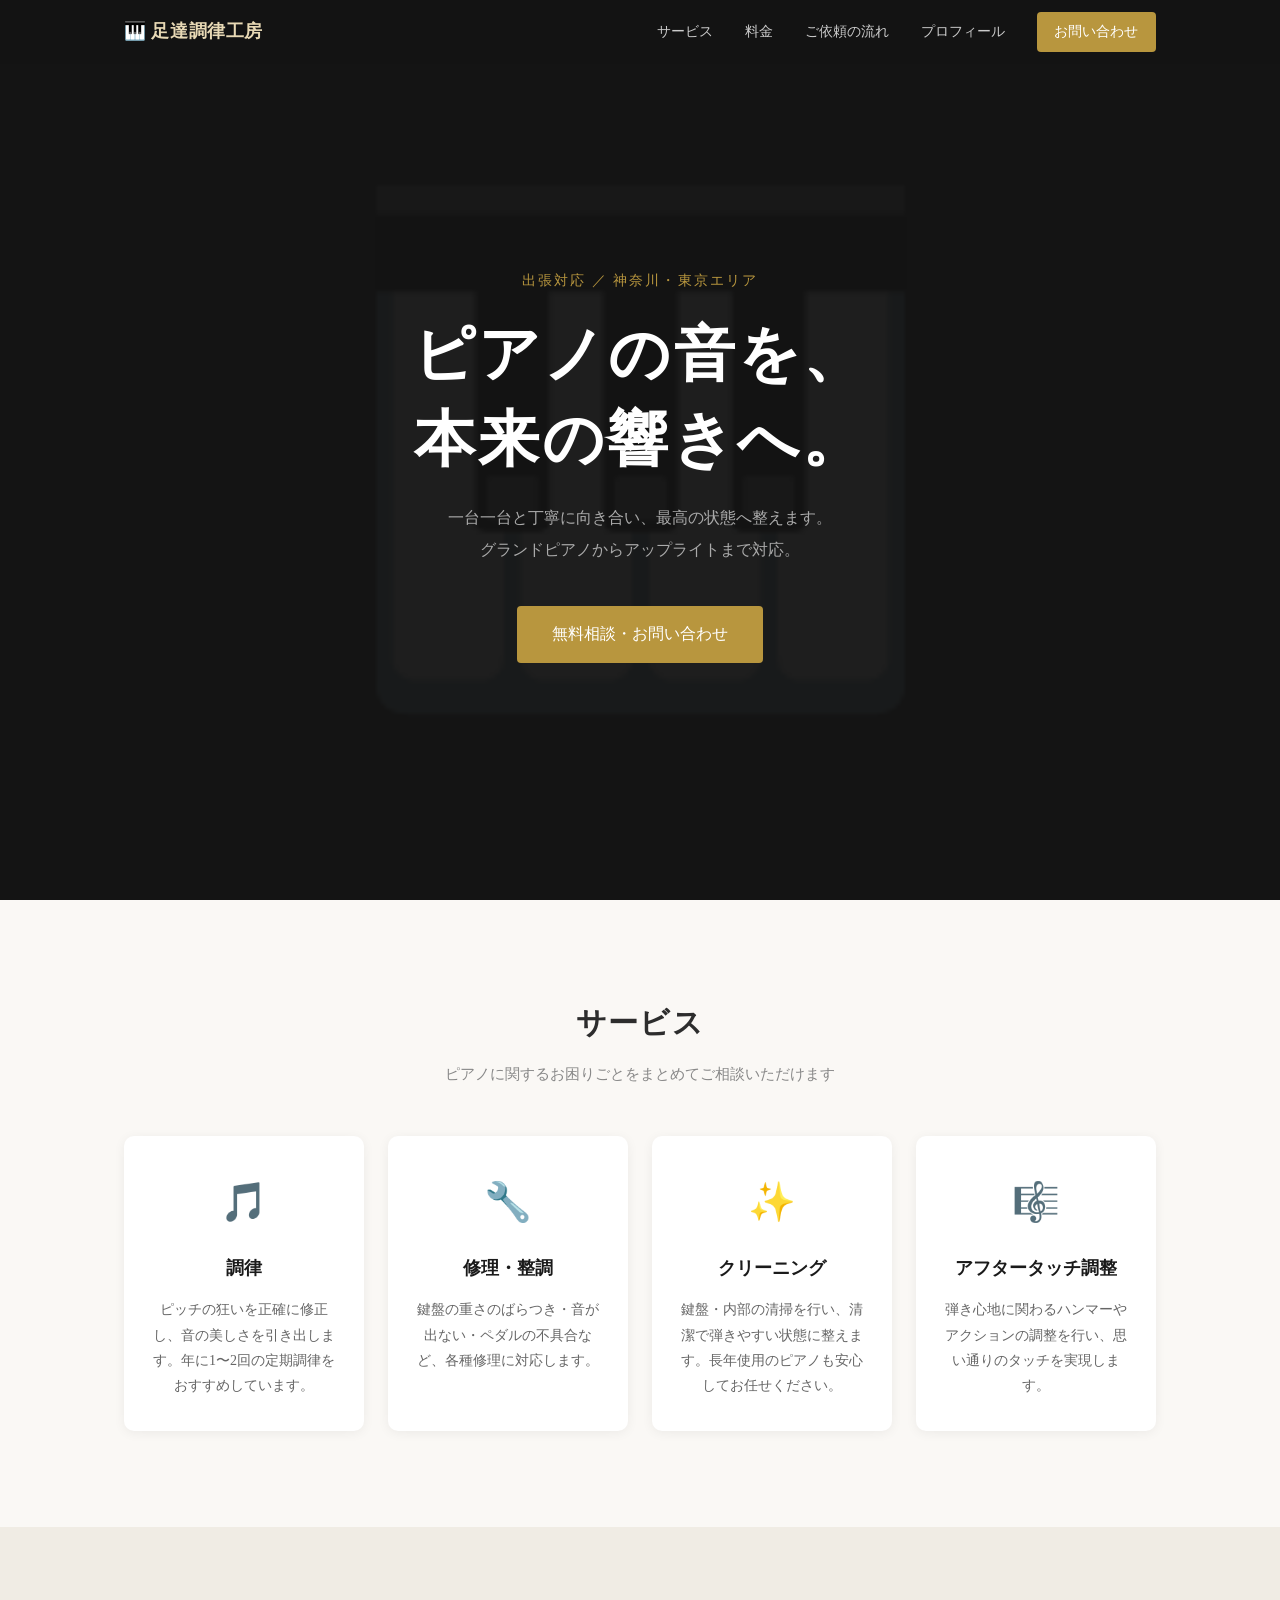
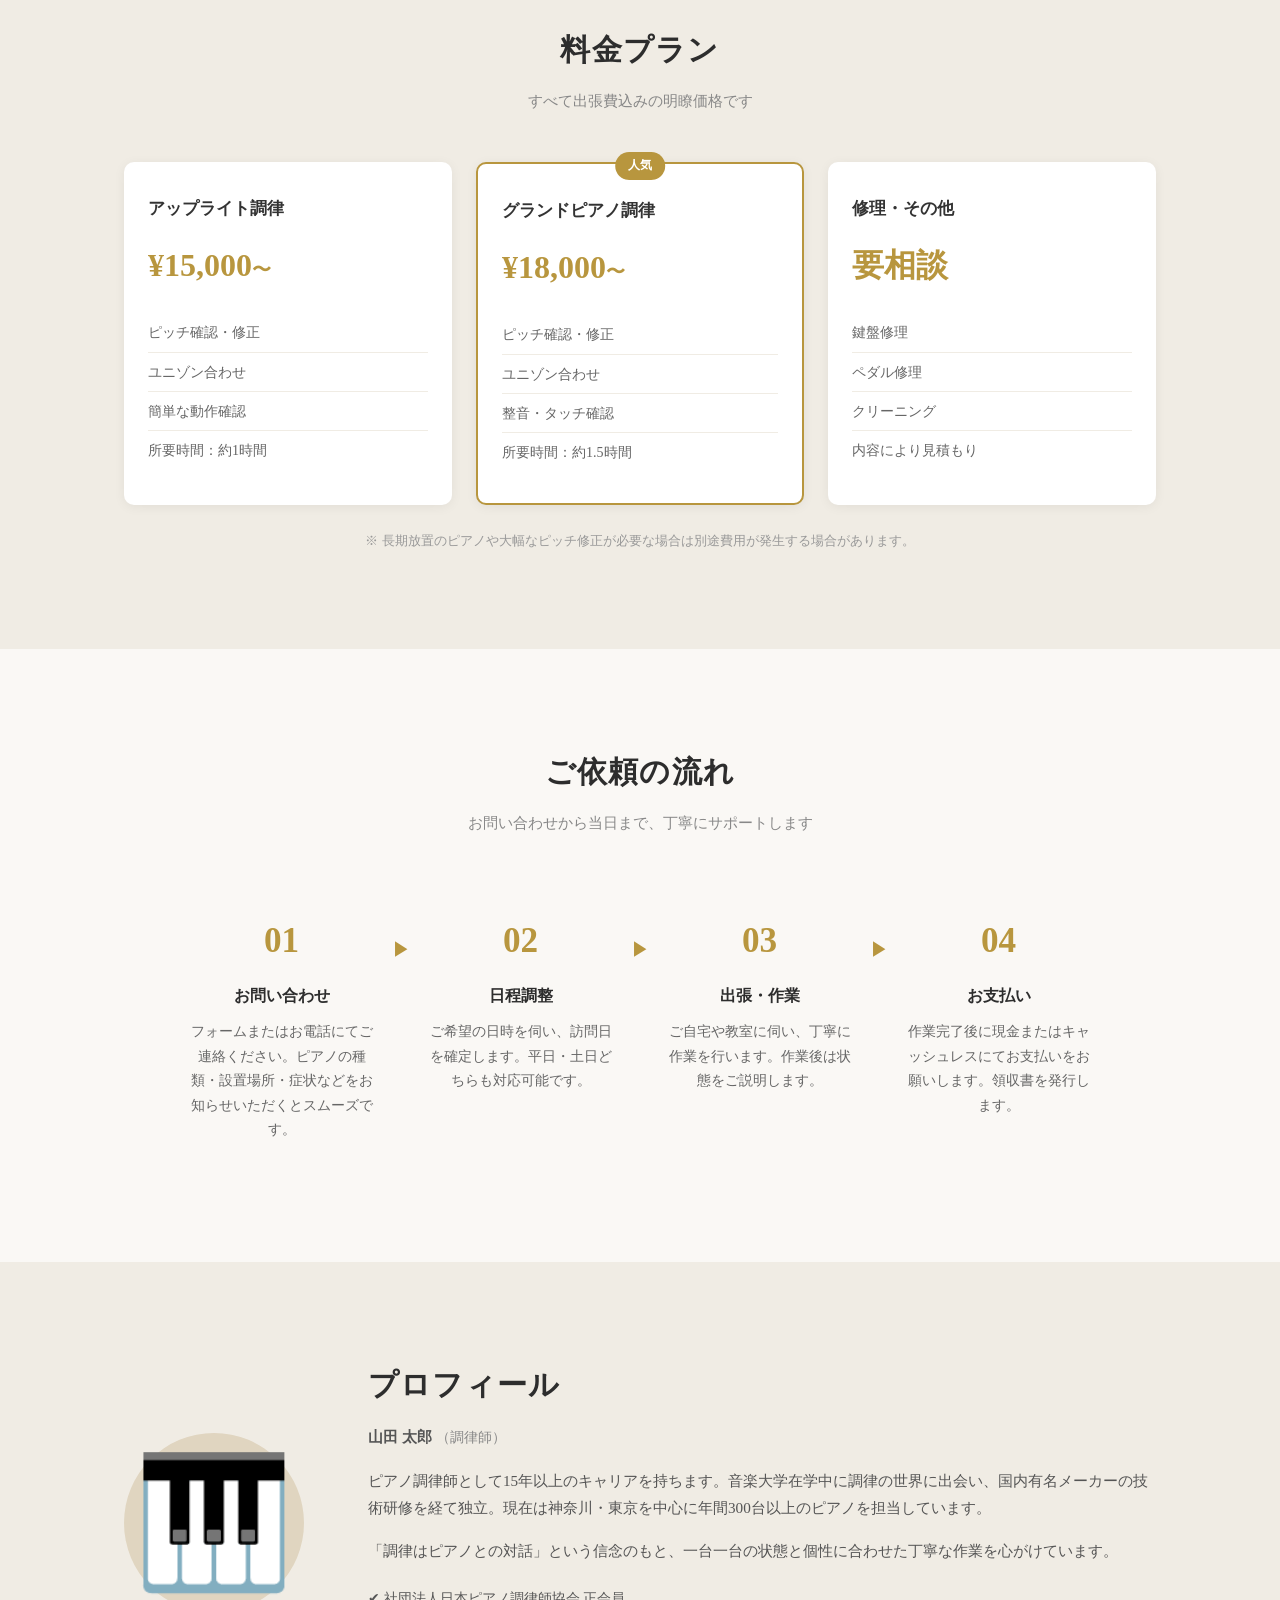
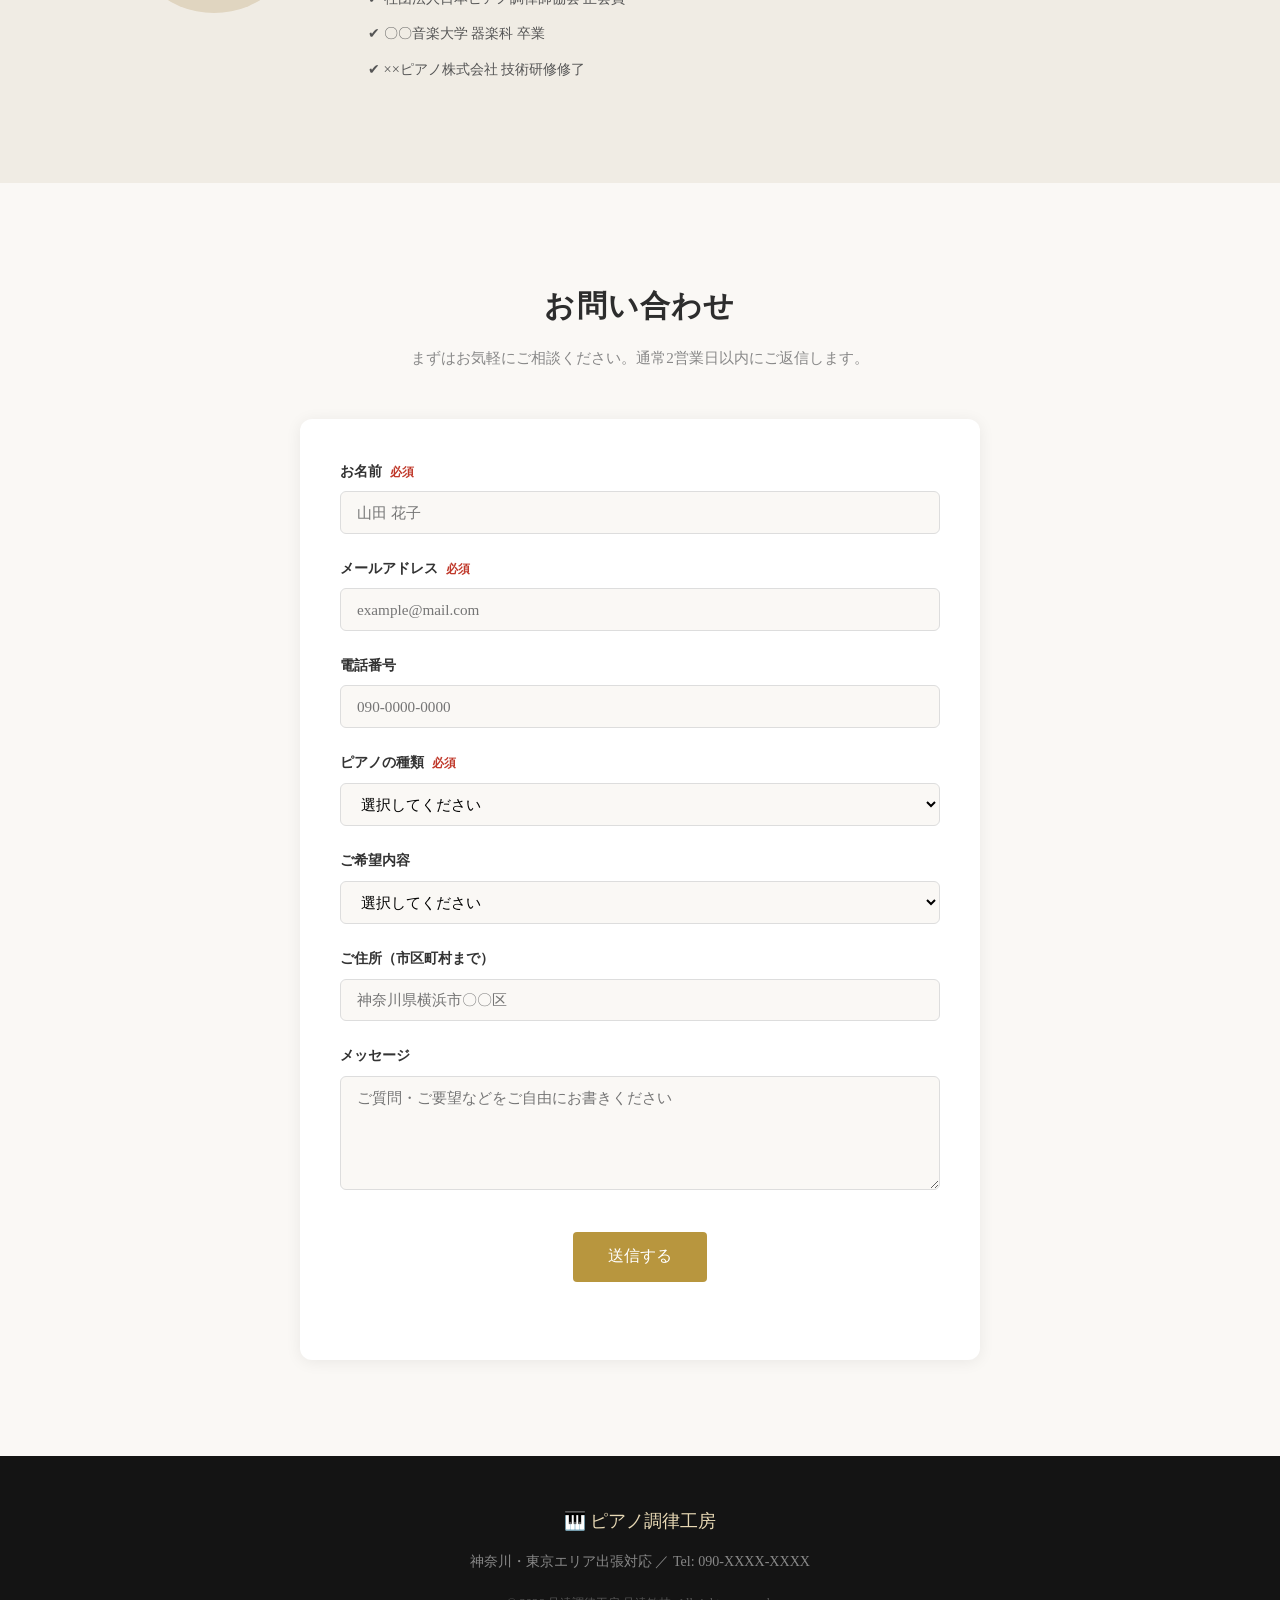
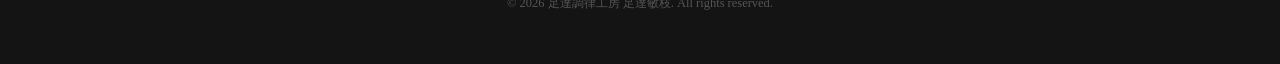
<file: index.html>
<!DOCTYPE html>
<html lang="ja">
<head>
  <meta charset="UTF-8">
  <meta name="viewport" content="width=device-width, initial-scale=1.0">

  <!-- Google Search Console 確認 -->
  <meta name="google-site-verification" content="UtjZbfTFEMyFL1okd8a77ueaVMZUNF-viOoKuduighw" />

  <!-- SEO基本 -->
  <title>足達調律工房 | 神奈川・東京のピアノ調律・修理 出張対応</title>
  <meta name="description" content="神奈川・東京エリア出張対応のピアノ調律工房。調律・修理・整調・クリーニングをご自宅や教室へ伺い丁寧に対応。グランドピアノ・アップライトピアノ両対応。まずはお気軽にご相談ください。">
  <meta name="keywords" content="ピアノ調律,ピアノ修理,出張調律,神奈川,東京,横浜,調律師,グランドピアノ,アップライト,整調,クリーニング,足達調律工房">
  <meta name="author" content="足達敏枝">
  <link rel="canonical" href="https://beioom2.github.io/samplesite/">

  <!-- OGP（SNSシェア用） -->
  <meta property="og:type" content="website">
  <meta property="og:title" content="足達調律工房 | 神奈川・東京のピアノ調律・修理">
  <meta property="og:description" content="神奈川・東京エリア出張対応。調律・修理・クリーニングをご自宅や教室へ伺い丁寧に対応します。">
  <meta property="og:url" content="https://beioom2.github.io/samplesite/">
  <meta property="og:locale" content="ja_JP">
  <meta name="twitter:card" content="summary">
  <meta name="twitter:title" content="足達調律工房 | ピアノ調律・修理 神奈川・東京">
  <meta name="twitter:description" content="神奈川・東京エリア出張対応のピアノ調律工房。まずはお気軽にご相談ください。">

  <!-- 構造化データ（地域ビジネス） -->
  <script type="application/ld+json">
  {
    "@context": "https://schema.org",
    "@type": "LocalBusiness",
    "name": "足達調律工房",
    "description": "神奈川・東京エリアを中心に出張対応するピアノ調律工房。調律・修理・整調・クリーニングに対応。",
    "url": "https://beioom2.github.io/samplesite/",
    "areaServed": ["神奈川県", "東京都"],
    "serviceType": ["ピアノ調律", "ピアノ修理", "整調", "クリーニング"],
    "priceRange": "¥15,000〜",
    "openingHours": "Mo-Sa 09:00-18:00",
    "contactPoint": {
      "@type": "ContactPoint",
      "contactType": "customer service",
      "availableLanguage": "Japanese"
    },
    "sameAs": [
      "https://github.com/beioom2/samplesite"
    ]
  }
  </script>

  <link rel="stylesheet" href="style.css">
</head>
<body>

  <!-- ナビゲーション -->
  <header class="site-header">
    <div class="container nav-inner">
      <a href="#top" class="logo">🎹 足達調律工房</a>
      <button class="nav-toggle" aria-label="メニュー" onclick="toggleMenu()">&#9776;</button>
      <nav class="nav-menu" id="navMenu">
        <a href="#service">サービス</a>
        <a href="#price">料金</a>
        <a href="#flow">ご依頼の流れ</a>
        <a href="#about">プロフィール</a>
        <a href="#contact" class="nav-cta">お問い合わせ</a>
      </nav>
    </div>
  </header>

  <!-- ヒーロー -->
  <section class="hero" id="top">
    <div class="hero-overlay"></div>
    <div class="hero-content">
      <p class="hero-eyebrow">出張対応 ／ 神奈川・東京エリア</p>
      <h1 class="hero-title">ピアノの音を、<br>本来の響きへ。</h1>
      <p class="hero-desc">一台一台と丁寧に向き合い、最高の状態へ整えます。<br>グランドピアノからアップライトまで対応。</p>
      <a href="#contact" class="btn-primary">無料相談・お問い合わせ</a>
    </div>
  </section>

  <!-- サービス -->
  <section class="section" id="service">
    <div class="container">
      <h2 class="section-title">サービス</h2>
      <p class="section-sub">ピアノに関するお困りごとをまとめてご相談いただけます</p>
      <div class="service-grid">
        <div class="service-card">
          <div class="service-icon">🎵</div>
          <h3>調律</h3>
          <p>ピッチの狂いを正確に修正し、音の美しさを引き出します。年に1〜2回の定期調律をおすすめしています。</p>
        </div>
        <div class="service-card">
          <div class="service-icon">🔧</div>
          <h3>修理・整調</h3>
          <p>鍵盤の重さのばらつき・音が出ない・ペダルの不具合など、各種修理に対応します。</p>
        </div>
        <div class="service-card">
          <div class="service-icon">✨</div>
          <h3>クリーニング</h3>
          <p>鍵盤・内部の清掃を行い、清潔で弾きやすい状態に整えます。長年使用のピアノも安心してお任せください。</p>
        </div>
        <div class="service-card">
          <div class="service-icon">🎼</div>
          <h3>アフタータッチ調整</h3>
          <p>弾き心地に関わるハンマーやアクションの調整を行い、思い通りのタッチを実現します。</p>
        </div>
      </div>
    </div>
  </section>

  <!-- 料金 -->
  <section class="section section-alt" id="price">
    <div class="container">
      <h2 class="section-title">料金プラン</h2>
      <p class="section-sub">すべて出張費込みの明瞭価格です</p>
      <div class="price-grid">
        <div class="price-card">
          <h3>アップライト調律</h3>
          <div class="price-amount">¥15,000<span>〜</span></div>
          <ul>
            <li>ピッチ確認・修正</li>
            <li>ユニゾン合わせ</li>
            <li>簡単な動作確認</li>
            <li>所要時間：約1時間</li>
          </ul>
        </div>
        <div class="price-card featured">
          <div class="badge">人気</div>
          <h3>グランドピアノ調律</h3>
          <div class="price-amount">¥18,000<span>〜</span></div>
          <ul>
            <li>ピッチ確認・修正</li>
            <li>ユニゾン合わせ</li>
            <li>整音・タッチ確認</li>
            <li>所要時間：約1.5時間</li>
          </ul>
        </div>
        <div class="price-card">
          <h3>修理・その他</h3>
          <div class="price-amount">要相談</div>
          <ul>
            <li>鍵盤修理</li>
            <li>ペダル修理</li>
            <li>クリーニング</li>
            <li>内容により見積もり</li>
          </ul>
        </div>
      </div>
      <p class="price-note">※ 長期放置のピアノや大幅なピッチ修正が必要な場合は別途費用が発生する場合があります。</p>
    </div>
  </section>

  <!-- 依頼の流れ -->
  <section class="section" id="flow">
    <div class="container">
      <h2 class="section-title">ご依頼の流れ</h2>
      <p class="section-sub">お問い合わせから当日まで、丁寧にサポートします</p>
      <div class="flow-steps">
        <div class="step">
          <div class="step-num">01</div>
          <h3>お問い合わせ</h3>
          <p>フォームまたはお電話にてご連絡ください。ピアノの種類・設置場所・症状などをお知らせいただくとスムーズです。</p>
        </div>
        <div class="step-arrow">▶</div>
        <div class="step">
          <div class="step-num">02</div>
          <h3>日程調整</h3>
          <p>ご希望の日時を伺い、訪問日を確定します。平日・土日どちらも対応可能です。</p>
        </div>
        <div class="step-arrow">▶</div>
        <div class="step">
          <div class="step-num">03</div>
          <h3>出張・作業</h3>
          <p>ご自宅や教室に伺い、丁寧に作業を行います。作業後は状態をご説明します。</p>
        </div>
        <div class="step-arrow">▶</div>
        <div class="step">
          <div class="step-num">04</div>
          <h3>お支払い</h3>
          <p>作業完了後に現金またはキャッシュレスにてお支払いをお願いします。領収書を発行します。</p>
        </div>
      </div>
    </div>
  </section>

  <!-- プロフィール -->
  <section class="section section-alt" id="about">
    <div class="container about-inner">
      <div class="about-photo">🎹</div>
      <div class="about-text">
        <h2 class="section-title left">プロフィール</h2>
        <p class="about-name">山田 太郎 <span>（調律師）</span></p>
        <p>ピアノ調律師として15年以上のキャリアを持ちます。音楽大学在学中に調律の世界に出会い、国内有名メーカーの技術研修を経て独立。現在は神奈川・東京を中心に年間300台以上のピアノを担当しています。</p>
        <p>「調律はピアノとの対話」という信念のもと、一台一台の状態と個性に合わせた丁寧な作業を心がけています。</p>
        <ul class="about-list">
          <li>✔ 社団法人日本ピアノ調律師協会 正会員</li>
          <li>✔ 〇〇音楽大学 器楽科 卒業</li>
          <li>✔ ××ピアノ株式会社 技術研修修了</li>
        </ul>
      </div>
    </div>
  </section>

  <!-- お問い合わせ -->
  <section class="section" id="contact">
    <div class="container">
      <h2 class="section-title">お問い合わせ</h2>
      <p class="section-sub">まずはお気軽にご相談ください。通常2営業日以内にご返信します。</p>
      <form class="contact-form" onsubmit="handleSubmit(event)">
        <div class="form-row">
          <label>お名前 <span class="required">必須</span></label>
          <input type="text" name="name" placeholder="山田 花子" required>
        </div>
        <div class="form-row">
          <label>メールアドレス <span class="required">必須</span></label>
          <input type="email" name="email" placeholder="example@mail.com" required>
        </div>
        <div class="form-row">
          <label>電話番号</label>
          <input type="tel" name="tel" placeholder="090-0000-0000">
        </div>
        <div class="form-row">
          <label>ピアノの種類 <span class="required">必須</span></label>
          <select name="piano" required>
            <option value="">選択してください</option>
            <option>アップライトピアノ</option>
            <option>グランドピアノ</option>
            <option>その他・不明</option>
          </select>
        </div>
        <div class="form-row">
          <label>ご希望内容</label>
          <select name="type">
            <option value="">選択してください</option>
            <option>調律</option>
            <option>修理・整調</option>
            <option>クリーニング</option>
            <option>その他・複数</option>
          </select>
        </div>
        <div class="form-row">
          <label>ご住所（市区町村まで）</label>
          <input type="text" name="address" placeholder="神奈川県横浜市〇〇区">
        </div>
        <div class="form-row">
          <label>メッセージ</label>
          <textarea name="message" rows="5" placeholder="ご質問・ご要望などをご自由にお書きください"></textarea>
        </div>
        <div class="form-submit">
          <button type="submit" class="btn-primary">送信する</button>
        </div>
        <p id="form-msg" class="form-feedback"></p>
      </form>
    </div>
  </section>

  <!-- フッター -->
  <footer class="site-footer">
    <div class="container">
      <p class="footer-logo">🎹 ピアノ調律工房</p>
      <p>神奈川・東京エリア出張対応 ／ Tel: 090-XXXX-XXXX</p>
      <p class="footer-copy">&copy; 2026 足達調律工房 足達敏枝. All rights reserved.</p>
    </div>
  </footer>

  <script src="main.js"></script>
</body>
</html>
</file>
<file: style.css>
/* ===== リセット・基本 ===== */
*, *::before, *::after {
  box-sizing: border-box;
  margin: 0;
  padding: 0;
}

html {
  scroll-behavior: smooth;
}

body {
  font-family: 'Hiragino Mincho ProN', 'Yu Mincho', Georgia, serif;
  background: #faf8f5;
  color: #2d2d2d;
  line-height: 1.8;
}

.container {
  max-width: 1080px;
  margin: 0 auto;
  padding: 0 1.5rem;
}

/* ===== ナビゲーション ===== */
.site-header {
  position: fixed;
  top: 0;
  left: 0;
  right: 0;
  background: rgba(20, 20, 20, 0.92);
  backdrop-filter: blur(8px);
  z-index: 100;
}

.nav-inner {
  display: flex;
  align-items: center;
  justify-content: space-between;
  height: 64px;
}

.logo {
  color: #e8d9b5;
  font-size: 1.1rem;
  text-decoration: none;
  font-weight: bold;
  letter-spacing: 0.03em;
}

.nav-menu {
  display: flex;
  align-items: center;
  gap: 2rem;
}

.nav-menu a {
  color: #ccc;
  text-decoration: none;
  font-size: 0.9rem;
  transition: color 0.2s;
}

.nav-menu a:hover {
  color: #e8d9b5;
}

.nav-cta {
  background: #b8963e;
  color: #fff !important;
  padding: 0.45rem 1.1rem;
  border-radius: 4px;
  transition: background 0.2s !important;
}

.nav-cta:hover {
  background: #9a7c32 !important;
}

.nav-toggle {
  display: none;
  background: none;
  border: none;
  color: #ccc;
  font-size: 1.5rem;
  cursor: pointer;
}

/* ===== ヒーロー ===== */
.hero {
  position: relative;
  min-height: 100vh;
  display: flex;
  align-items: center;
  justify-content: center;
  background: #141414;
  overflow: hidden;
}

.hero::before {
  content: '🎹';
  position: absolute;
  font-size: 30rem;
  opacity: 0.04;
  top: 50%;
  left: 50%;
  transform: translate(-50%, -50%);
  user-select: none;
}

.hero-content {
  position: relative;
  text-align: center;
  color: #fff;
  padding: 6rem 1.5rem 4rem;
}

.hero-eyebrow {
  font-size: 0.85rem;
  letter-spacing: 0.15em;
  color: #b8963e;
  margin-bottom: 1.2rem;
}

.hero-title {
  font-size: clamp(2.2rem, 5vw, 3.8rem);
  font-weight: bold;
  line-height: 1.4;
  margin-bottom: 1.2rem;
  letter-spacing: 0.05em;
}

.hero-desc {
  font-size: 1rem;
  color: #aaa;
  margin-bottom: 2.5rem;
  line-height: 2;
}

.btn-primary {
  display: inline-block;
  background: #b8963e;
  color: #fff;
  text-decoration: none;
  padding: 0.9rem 2.2rem;
  border-radius: 4px;
  font-size: 1rem;
  border: none;
  cursor: pointer;
  transition: background 0.2s, transform 0.15s;
  font-family: inherit;
}

.btn-primary:hover {
  background: #9a7c32;
  transform: translateY(-2px);
}

/* ===== セクション共通 ===== */
.section {
  padding: 6rem 0;
}

.section-alt {
  background: #f0ece4;
}

.section-title {
  font-size: 1.9rem;
  font-weight: bold;
  text-align: center;
  margin-bottom: 0.6rem;
  letter-spacing: 0.04em;
}

.section-title.left {
  text-align: left;
}

.section-sub {
  text-align: center;
  color: #888;
  font-size: 0.95rem;
  margin-bottom: 3rem;
}

/* ===== サービス ===== */
.service-grid {
  display: grid;
  grid-template-columns: repeat(auto-fill, minmax(220px, 1fr));
  gap: 1.5rem;
}

.service-card {
  background: #fff;
  border-radius: 10px;
  padding: 2rem 1.5rem;
  text-align: center;
  box-shadow: 0 2px 12px rgba(0,0,0,0.06);
  transition: transform 0.2s, box-shadow 0.2s;
}

.service-card:hover {
  transform: translateY(-4px);
  box-shadow: 0 8px 24px rgba(0,0,0,0.1);
}

.service-icon {
  font-size: 2.4rem;
  margin-bottom: 1rem;
}

.service-card h3 {
  font-size: 1.1rem;
  margin-bottom: 0.8rem;
  color: #1a1a1a;
}

.service-card p {
  font-size: 0.88rem;
  color: #666;
  line-height: 1.8;
}

/* ===== 料金 ===== */
.price-grid {
  display: grid;
  grid-template-columns: repeat(auto-fill, minmax(260px, 1fr));
  gap: 1.5rem;
  margin-bottom: 1.5rem;
}

.price-card {
  background: #fff;
  border-radius: 10px;
  padding: 2rem 1.5rem;
  box-shadow: 0 2px 12px rgba(0,0,0,0.06);
  position: relative;
}

.price-card.featured {
  border: 2px solid #b8963e;
}

.badge {
  position: absolute;
  top: -12px;
  left: 50%;
  transform: translateX(-50%);
  background: #b8963e;
  color: #fff;
  font-size: 0.75rem;
  padding: 0.2rem 0.8rem;
  border-radius: 2rem;
  font-weight: bold;
}

.price-card h3 {
  font-size: 1.05rem;
  margin-bottom: 0.8rem;
  color: #333;
}

.price-amount {
  font-size: 2rem;
  font-weight: bold;
  color: #b8963e;
  margin-bottom: 1.2rem;
}

.price-amount span {
  font-size: 1.2rem;
}

.price-card ul {
  list-style: none;
  font-size: 0.88rem;
  color: #666;
}

.price-card li {
  padding: 0.4rem 0;
  border-bottom: 1px solid #f0ece4;
}

.price-card li:last-child {
  border-bottom: none;
}

.price-note {
  font-size: 0.82rem;
  color: #999;
  text-align: center;
}

/* ===== 依頼の流れ ===== */
.flow-steps {
  display: flex;
  align-items: flex-start;
  gap: 0;
  flex-wrap: wrap;
  justify-content: center;
}

.step {
  flex: 1;
  min-width: 180px;
  max-width: 220px;
  text-align: center;
  padding: 1.5rem 1rem;
}

.step-num {
  font-size: 2.2rem;
  font-weight: bold;
  color: #b8963e;
  margin-bottom: 0.6rem;
  font-family: Georgia, serif;
}

.step h3 {
  font-size: 1rem;
  margin-bottom: 0.6rem;
}

.step p {
  font-size: 0.85rem;
  color: #666;
  line-height: 1.8;
}

.step-arrow {
  display: flex;
  align-items: center;
  padding-top: 3rem;
  color: #b8963e;
  font-size: 1.2rem;
}

/* ===== プロフィール ===== */
.about-inner {
  display: flex;
  gap: 4rem;
  align-items: center;
}

.about-photo {
  font-size: 8rem;
  flex-shrink: 0;
  width: 180px;
  height: 180px;
  background: #e0d5c0;
  border-radius: 50%;
  display: flex;
  align-items: center;
  justify-content: center;
}

.about-text {
  flex: 1;
}

.about-name {
  font-size: 1.3rem;
  font-weight: bold;
  margin: 0.5rem 0 1rem;
}

.about-name span {
  font-size: 0.9rem;
  font-weight: normal;
  color: #888;
}

.about-text p {
  color: #555;
  font-size: 0.95rem;
  margin-bottom: 1rem;
}

.about-list {
  list-style: none;
  font-size: 0.9rem;
  color: #555;
}

.about-list li {
  padding: 0.3rem 0;
}

/* ===== お問い合わせ ===== */
.contact-form {
  max-width: 680px;
  margin: 0 auto;
  background: #fff;
  padding: 2.5rem;
  border-radius: 12px;
  box-shadow: 0 2px 16px rgba(0,0,0,0.07);
}

.form-row {
  margin-bottom: 1.4rem;
}

.form-row label {
  display: block;
  font-size: 0.9rem;
  font-weight: bold;
  margin-bottom: 0.4rem;
  color: #333;
}

.required {
  color: #c0392b;
  font-size: 0.75rem;
  margin-left: 0.3rem;
}

.form-row input,
.form-row select,
.form-row textarea {
  width: 100%;
  padding: 0.7rem 1rem;
  border: 1px solid #ddd;
  border-radius: 6px;
  font-size: 0.95rem;
  font-family: inherit;
  outline: none;
  transition: border-color 0.2s;
  background: #faf8f5;
}

.form-row input:focus,
.form-row select:focus,
.form-row textarea:focus {
  border-color: #b8963e;
}

.form-submit {
  text-align: center;
  margin-top: 2rem;
}

.form-feedback {
  text-align: center;
  margin-top: 1rem;
  font-size: 0.9rem;
  color: #2ecc71;
  min-height: 1.4rem;
}

/* ===== フッター ===== */
.site-footer {
  background: #141414;
  color: #888;
  text-align: center;
  padding: 3rem 1.5rem;
  font-size: 0.88rem;
  line-height: 2;
}

.footer-logo {
  color: #e8d9b5;
  font-size: 1.1rem;
  margin-bottom: 0.5rem;
}

.footer-copy {
  margin-top: 1rem;
  font-size: 0.78rem;
  color: #555;
}

/* ===== レスポンシブ ===== */
@media (max-width: 768px) {
  .nav-menu {
    display: none;
    position: fixed;
    top: 64px;
    left: 0;
    right: 0;
    background: rgba(20,20,20,0.97);
    flex-direction: column;
    padding: 1.5rem;
    gap: 1.2rem;
    text-align: center;
  }

  .nav-menu.open {
    display: flex;
  }

  .nav-toggle {
    display: block;
  }

  .flow-steps {
    flex-direction: column;
    align-items: center;
  }

  .step-arrow {
    transform: rotate(90deg);
    padding: 0;
  }

  .about-inner {
    flex-direction: column;
    text-align: center;
    gap: 2rem;
  }

  .section-title.left {
    text-align: center;
  }

  .contact-form {
    padding: 1.5rem;
  }
}
</file>
